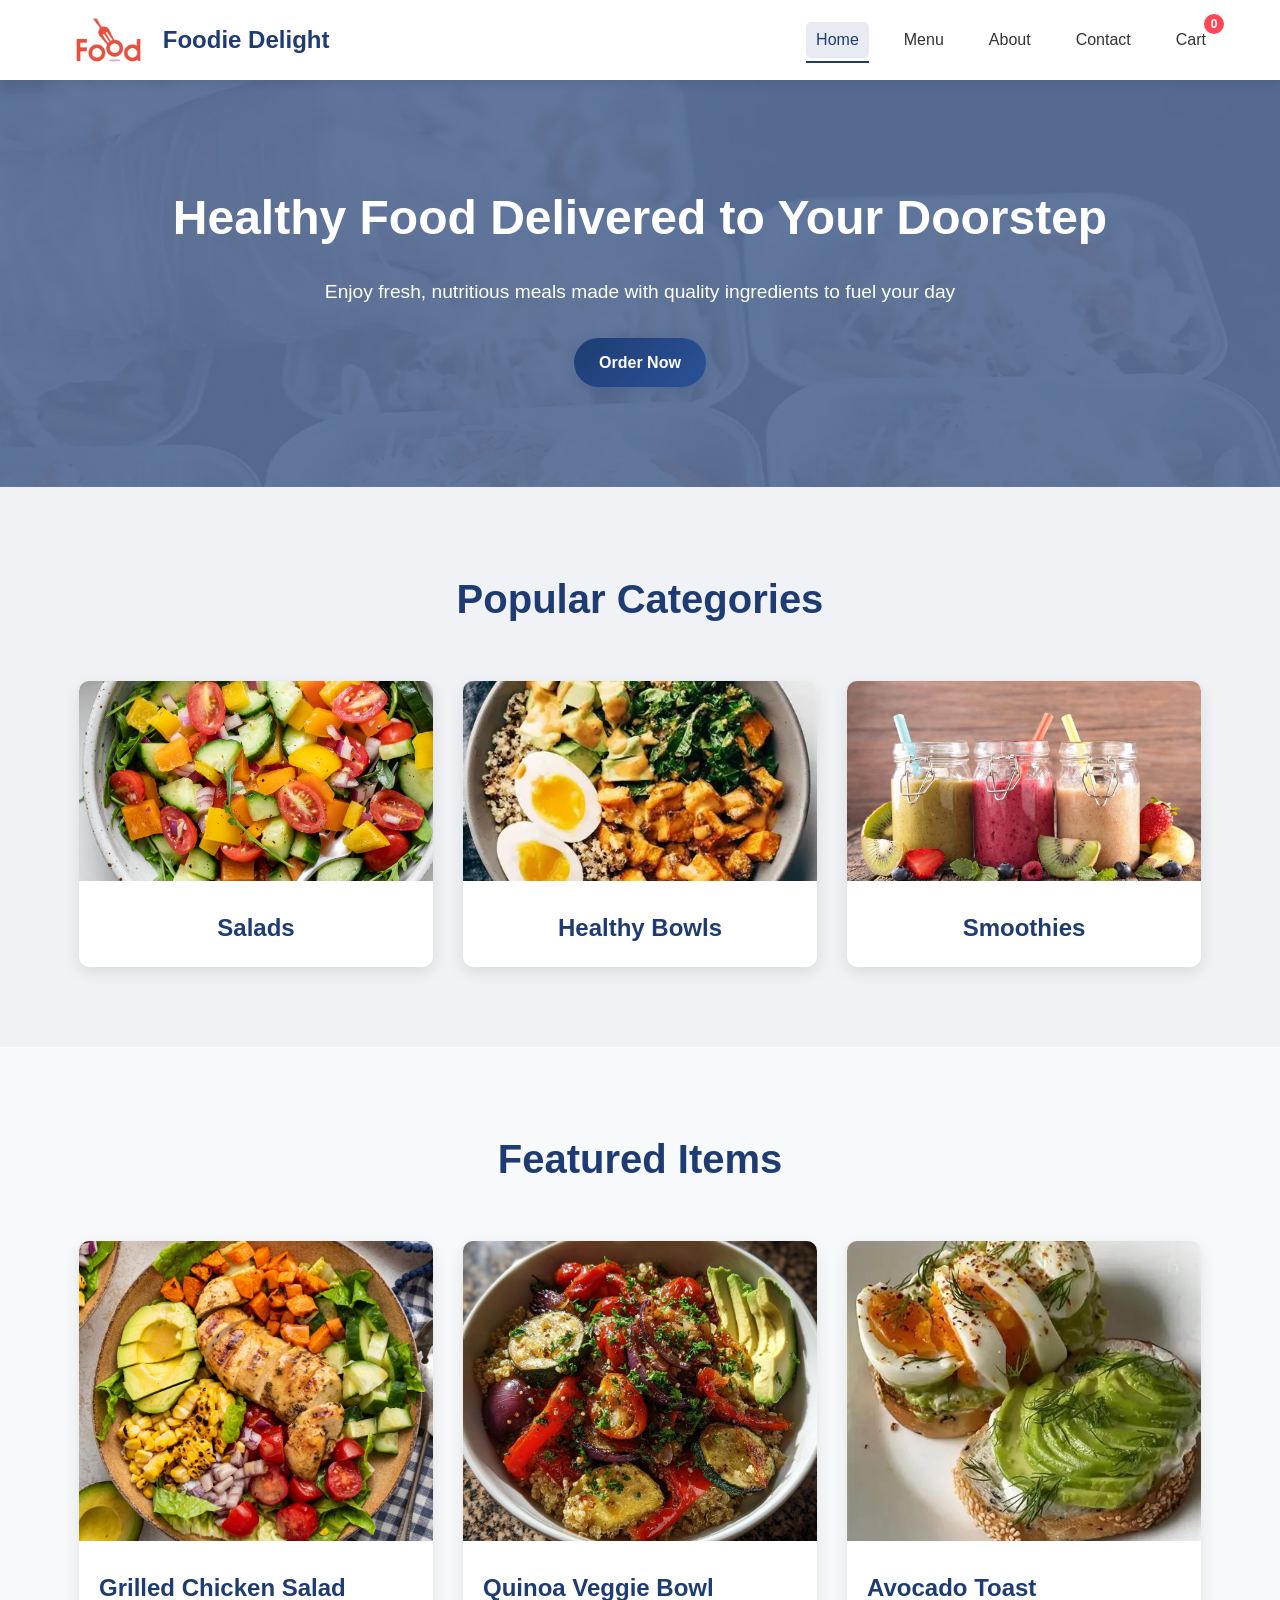
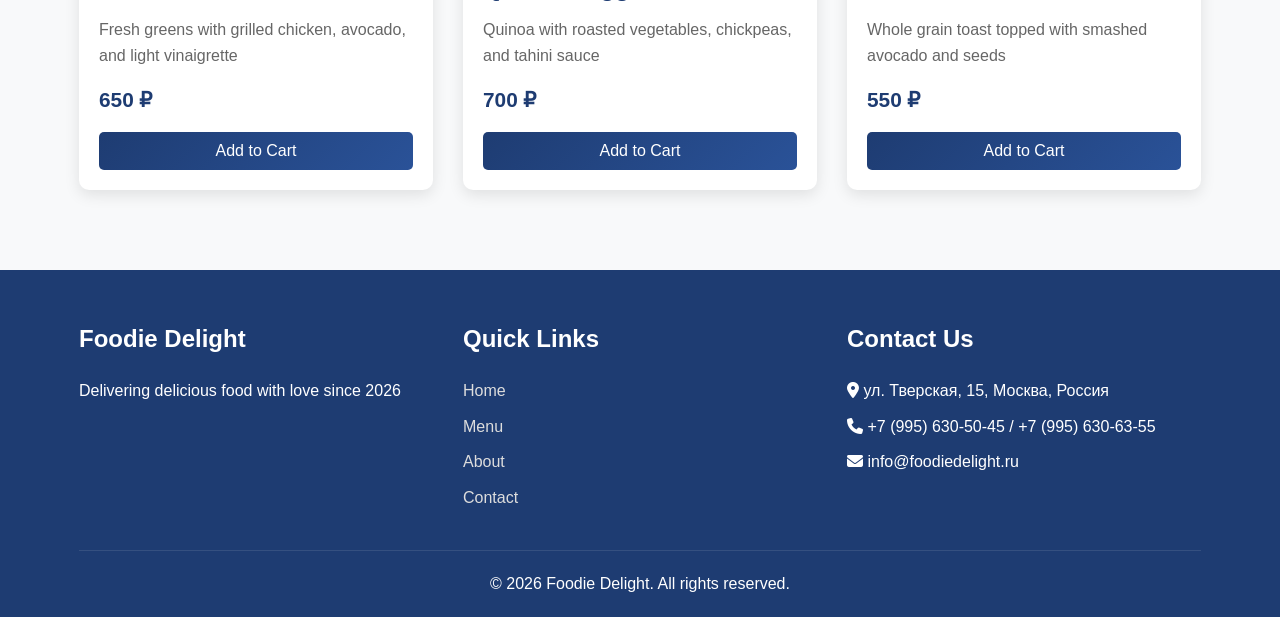
<file: index.html>
<!DOCTYPE html>
<html lang="en">
<head>
    <meta charset="UTF-8">
    <meta name="viewport" content="width=device-width, initial-scale=1.0">
    <title>Foodie Delight - Order Delicious Food Online</title>
    <link rel="stylesheet" href="style.css">
    <link rel="stylesheet" href="https://cdnjs.cloudflare.com/ajax/libs/font-awesome/6.4.0/css/all.min.css">
</head>
<body>
    <!-- Header Section -->
    <header>
        <div class="container">
            <div class="logo">
                <img src="img/logo.png" alt="Foodie Delight Logo">
                <h1>Foodie Delight</h1>
            </div>
            <nav>
                <ul class="nav-links">
                    <li><a href="index.html" class="active">Home</a></li>
                    <li><a href="menu.html">Menu</a></li>
                    <li><a href="about.html">About</a></li>
                    <li><a href="contact.html">Contact</a></li>
                    <li><a href="#" id="cartLink">Cart <span class="cart-count">0</span></a></li>
                </ul>
            </nav>
        </div>
    </header>

    <!-- Hero Section -->
    <section class="hero">
        <div class="container">
            <div class="hero-content">
                <h1>Healthy Food Delivered to Your Doorstep</h1>
<p>Enjoy fresh, nutritious meals made with quality ingredients to fuel your day</p>
                <a href="menu.html" class="btn-primary">Order Now</a>
            </div>
        </div>
    </section>

    <!-- Categories Section -->
<section class="categories">
    <div class="container">
        <h2>Popular Categories</h2>
        <div class="category-grid">
            <div class="category-card">
                <img src="img/category/salad.jpg" alt="Salads">
                <h3>Salads</h3>
            </div>
            <div class="category-card">
                <img src="img/category/bowls.jpg" alt="Healthy Bowls">
                <h3>Healthy Bowls</h3>
            </div>
            <div class="category-card">
                <img src="img/category/smoothie.jpg" alt="Smoothies">
                <h3>Smoothies</h3>
            </div>
        </div>
    </div>
</section>

    <!-- Featured Items Section -->
    <section class="featured">
        <div class="container">
            <h2>Featured Items</h2>
            <div class="food-grid" id="featuredFoods">
                <!-- Featured items will be loaded here by JavaScript -->
            </div>
        </div>
    </section>

    <!-- Cart Modal -->
    <div class="cart-modal" id="cartModal">
        <div class="cart-content">
            <div class="cart-header">
                <h2>Your Cart</h2>
                <span class="close-btn" id="closeCart">&times;</span>
            </div>
            <div class="cart-body">
                <div id="cartItems">
                    <!-- Cart items will be loaded here -->
                    <p class="empty-cart-message">Your cart is empty</p>
                </div>
                <div class="cart-footer">
                    <div class="cart-total">
                        <h3>Total: ₽<span id="cartTotal">0.00</span></h3>
                    </div>
                    <button class="btn-primary checkout-btn" id="checkoutBtn">Checkout</button>
                </div>
            </div>
        </div>
    </div>

    <!-- Footer -->
    <footer>
        <div class="container">
            <div class="footer-content">
                <div class="footer-section">
                    <h3>Foodie Delight</h3>
                    <p>Delivering delicious food with love since 2026</p>
                </div>
                <div class="footer-section">
                    <h3>Quick Links</h3>
                    <ul>
                        <li><a href="index.html">Home</a></li>
                        <li><a href="menu.html">Menu</a></li>
                        <li><a href="about.html">About</a></li>
                        <li><a href="contact.html">Contact</a></li>
                    </ul>
                </div>
                <div class="footer-section">
                    <h3>Contact Us</h3>
                    <p><i class="fas fa-map-marker-alt"></i> ул. Тверская, 15, Москва, Россия</p>
                    <p><i class="fas fa-phone"></i> +7 (995) 630-50-45 / +7 (995) 630-63-55</p>
                    <p><i class="fas fa-envelope"></i> info@foodiedelight.ru</p>
                </div>
            </div>
            <div class="footer-bottom">
                <p>&copy; 2026 Foodie Delight. All rights reserved.</p>
            </div>
        </div>
    </footer>

    <script src="script.js"></script>
</body>
</html>
</file>
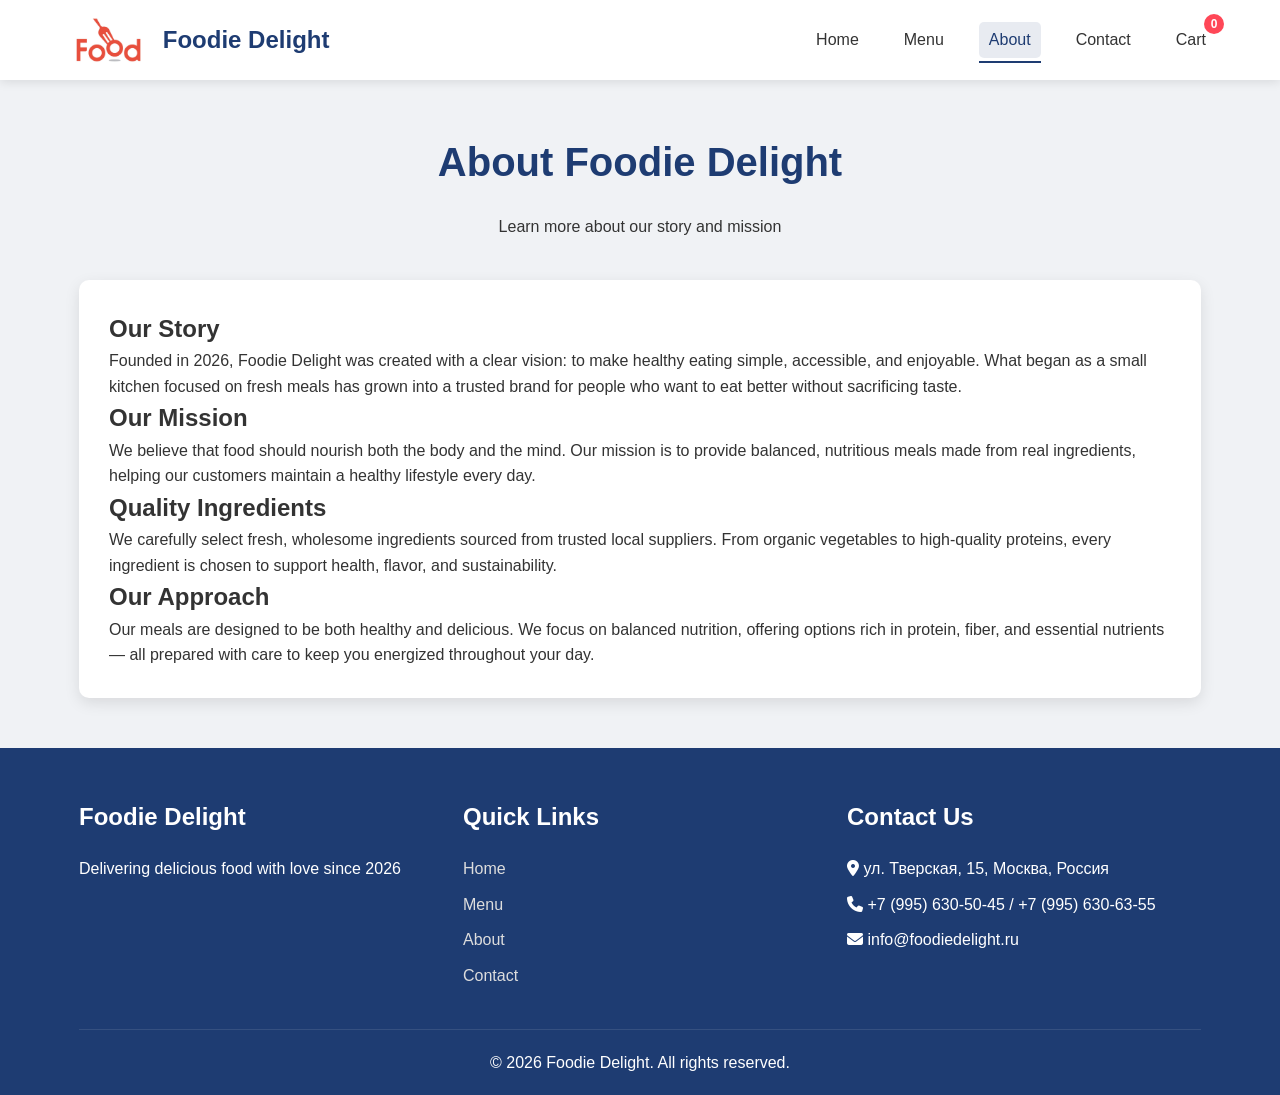
<file: about.html>
<!DOCTYPE html>
<html lang="en">
<head>
    <meta charset="UTF-8">
    <meta name="viewport" content="width=device-width, initial-scale=1.0">
    <title>About Us - Foodie Delight</title>
    <link rel="stylesheet" href="style.css">
    <link rel="stylesheet" href="https://cdnjs.cloudflare.com/ajax/libs/font-awesome/6.4.0/css/all.min.css">
</head>
<body>
    <!-- Header Section -->
    <header>
        <div class="container">
            <div class="logo">
                <img src="img/logo.png" alt="Foodie Delight Logo">
                <h1>Foodie Delight</h1>
            </div>
            <nav>
                <ul class="nav-links">
                    <li><a href="index.html">Home</a></li>
                    <li><a href="menu.html">Menu</a></li>
                    <li><a href="about.html" class="active">About</a></li>
                    <li><a href="contact.html">Contact</a></li>
                    <li><a href="#" id="cartLink">Cart <span class="cart-count">0</span></a></li>
                </ul>
            </nav>
        </div>
    </header>

    <!-- About Section -->
    <section class="about-page">
        <div class="container">
            <div class="about-header">
                <h1>About Foodie Delight</h1>
                <p>Learn more about our story and mission</p>
            </div>
            
            <div class="about-content">
    <h2>Our Story</h2>
    <p>Founded in 2026, Foodie Delight was created with a clear vision: to make healthy eating simple, accessible, and enjoyable. What began as a small kitchen focused on fresh meals has grown into a trusted brand for people who want to eat better without sacrificing taste.</p>
    
    <h2>Our Mission</h2>
    <p>We believe that food should nourish both the body and the mind. Our mission is to provide balanced, nutritious meals made from real ingredients, helping our customers maintain a healthy lifestyle every day.</p>
    
    <h2>Quality Ingredients</h2>
    <p>We carefully select fresh, wholesome ingredients sourced from trusted local suppliers. From organic vegetables to high-quality proteins, every ingredient is chosen to support health, flavor, and sustainability.</p>
    
    <h2>Our Approach</h2>
    <p>Our meals are designed to be both healthy and delicious. We focus on balanced nutrition, offering options rich in protein, fiber, and essential nutrients — all prepared with care to keep you energized throughout your day.</p>
</div>
    </section>

    <!-- Cart Modal -->
    <div class="cart-modal" id="cartModal">
        <div class="cart-content">
            <div class="cart-header">
                <h2>Your Cart</h2>
                <span class="close-btn" id="closeCart">&times;</span>
            </div>
            <div class="cart-body">
                <div id="cartItems">
                    <!-- Cart items will be loaded here -->
                    <p class="empty-cart-message">Your cart is empty</p>
                </div>
                <div class="cart-footer">
                    <div class="cart-total">
                        <h3>Total: ₽<span id="cartTotal">0.00</span></h3>
                    </div>
                    <button class="btn-primary checkout-btn" id="checkoutBtn">Checkout</button>
                </div>
            </div>
        </div>
    </div>

    <!-- Footer -->
    <footer>
        <div class="container">
            <div class="footer-content">
                <div class="footer-section">
                    <h3>Foodie Delight</h3>
                    <p>Delivering delicious food with love since 2026</p>
                </div>
                <div class="footer-section">
                    <h3>Quick Links</h3>
                    <ul>
                        <li><a href="index.html">Home</a></li>
                        <li><a href="menu.html">Menu</a></li>
                        <li><a href="about.html">About</a></li>
                        <li><a href="contact.html">Contact</a></li>
                    </ul>
                </div>
                <div class="footer-section">
                    <h3>Contact Us</h3>
                    <p><i class="fas fa-map-marker-alt"></i> ул. Тверская, 15, Москва, Россия</p>
                    <p><i class="fas fa-phone"></i> +7 (995) 630-50-45 / +7 (995) 630-63-55</p>
                    <p><i class="fas fa-envelope"></i> info@foodiedelight.ru</p>
                </div>
            </div>
            <div class="footer-bottom">
                <p>&copy; 2026 Foodie Delight. All rights reserved.</p>
            </div>
        </div>
    </footer>

    <script src="script.js"></script>
</body>
</html>
</file>
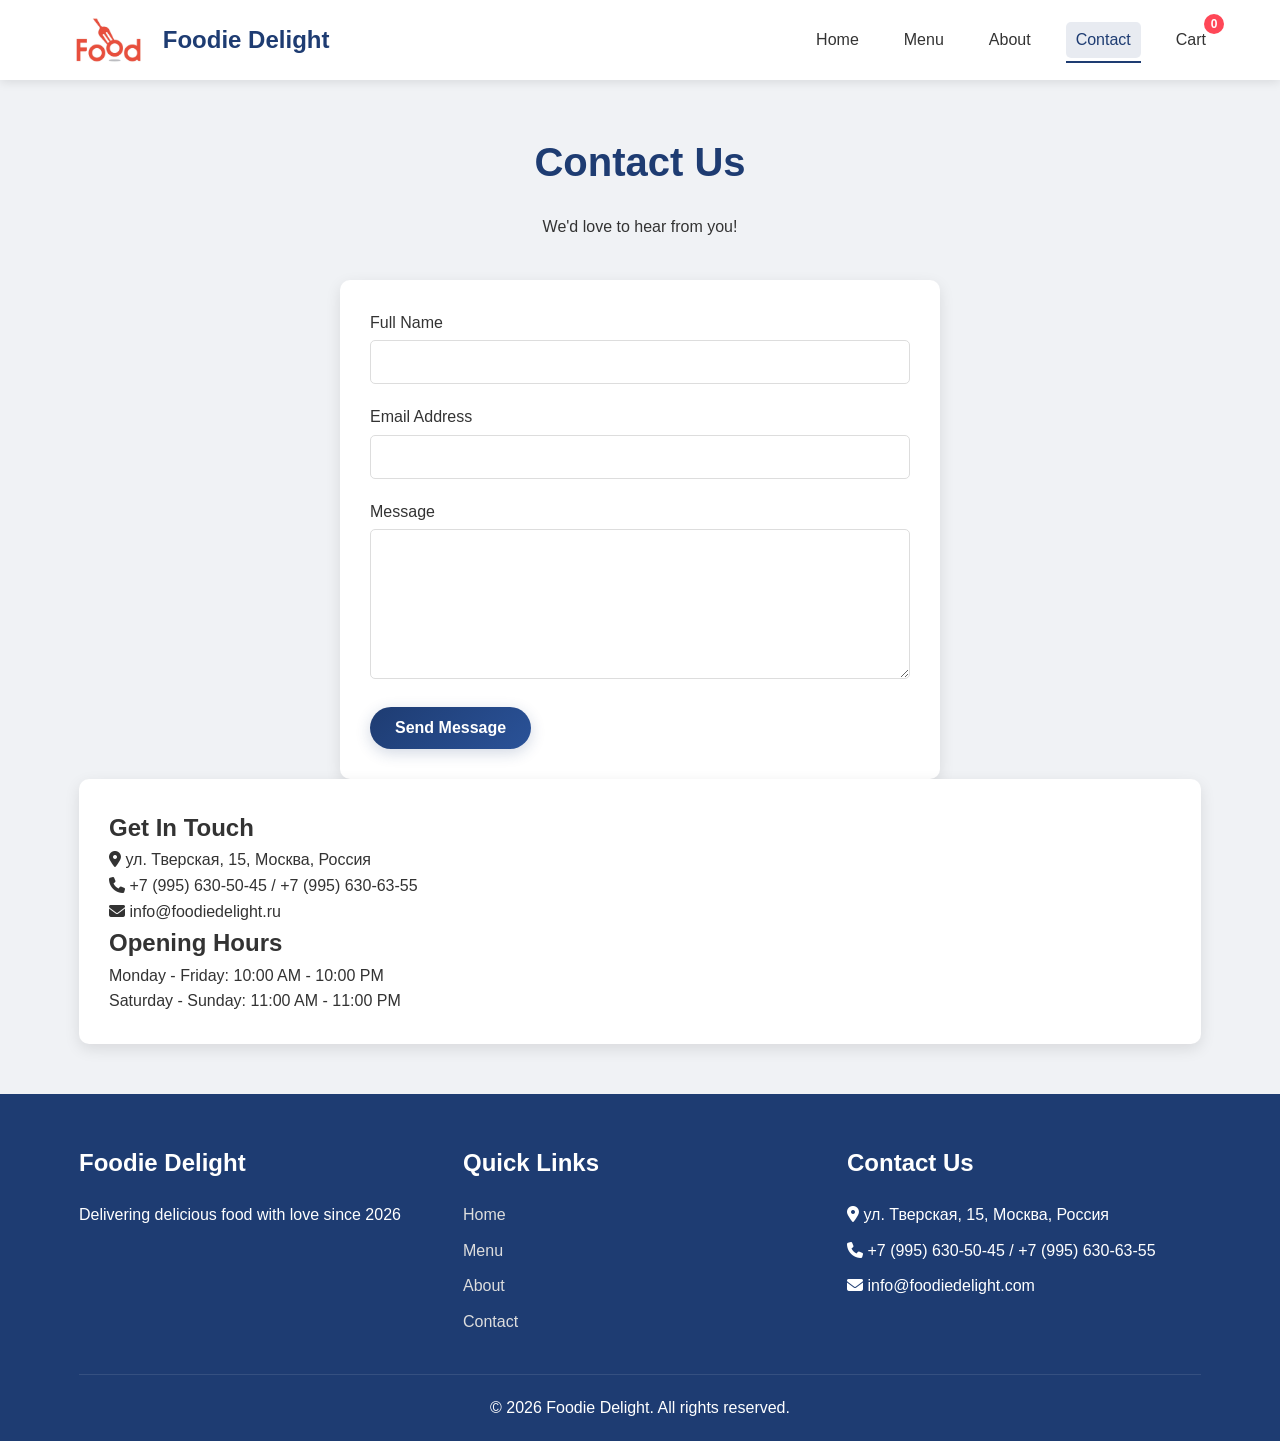
<file: contact.html>
<!DOCTYPE html>
<html lang="en">
<head>
    <meta charset="UTF-8">
    <meta name="viewport" content="width=device-width, initial-scale=1.0">
    <title>Contact Us - Foodie Delight</title>
    <link rel="stylesheet" href="style.css">
    <link rel="stylesheet" href="https://cdnjs.cloudflare.com/ajax/libs/font-awesome/6.4.0/css/all.min.css">
</head>
<body>
    <!-- Header Section -->
    <header>
        <div class="container">
            <div class="logo">
                <img src="img/logo.png" alt="Foodie Delight Logo">
                <h1>Foodie Delight</h1>
            </div>
            <nav>
                <ul class="nav-links">
                    <li><a href="index.html">Home</a></li>
                    <li><a href="menu.html">Menu</a></li>
                    <li><a href="about.html">About</a></li>
                    <li><a href="contact.html" class="active">Contact</a></li>
                    <li><a href="#" id="cartLink">Cart <span class="cart-count">0</span></a></li>
                </ul>
            </nav>
        </div>
    </header>

    <!-- Contact Section -->
    <section class="contact-page">
        <div class="container">
            <div class="contact-header">
                <h1>Contact Us</h1>
                <p>We'd love to hear from you!</p>
            </div>
            
            <div class="contact-form">
                <form id="contactForm">
                    <div class="form-group">
                        <label for="name">Full Name</label>
                        <input type="text" id="name" name="name" required>
                    </div>
                    
                    <div class="form-group">
                        <label for="email">Email Address</label>
                        <input type="email" id="email" name="email" required>
                    </div>
                    
                    <div class="form-group">
                        <label for="message">Message</label>
                        <textarea id="message" name="message" required></textarea>
                    </div>
                    
                    <button type="submit" class="btn-primary">Send Message</button>
                </form>
            </div>
            
            <div class="contact-info">
                <div class="about-content">
                    <h2>Get In Touch</h2>
                    <p><i class="fas fa-map-marker-alt"></i>  ул. Тверская, 15, Москва, Россия</p>
                    <p><i class="fas fa-phone"></i>  +7 (995) 630-50-45 / +7 (995) 630-63-55</p>
                    <p><i class="fas fa-envelope"></i> info@foodiedelight.ru</p>
                    
                    <h2>Opening Hours</h2>
                    <p>Monday - Friday: 10:00 AM - 10:00 PM</p>
                    <p>Saturday - Sunday: 11:00 AM - 11:00 PM</p>
                </div>
            </div>
        </div>
    </section>

    <!-- Cart Modal -->
    <div class="cart-modal" id="cartModal">
        <div class="cart-content">
            <div class="cart-header">
                <h2>Your Cart</h2>
                <span class="close-btn" id="closeCart">&times;</span>
            </div>
            <div class="cart-body">
                <div id="cartItems">
                    <!-- Cart items will be loaded here -->
                    <p class="empty-cart-message">Your cart is empty</p>
                </div>
                <div class="cart-footer">
                    <div class="cart-total">
                        <h3>Total: ₽<span id="cartTotal">0.00</span></h3>
                    </div>
                    <button class="btn-primary checkout-btn" id="checkoutBtn">Checkout</button>
                </div>
            </div>
        </div>
    </div>

    <!-- Footer -->
    <footer>
        <div class="container">
            <div class="footer-content">
                <div class="footer-section">
                    <h3>Foodie Delight</h3>
                    <p>Delivering delicious food with love since 2026</p>
                </div>
                <div class="footer-section">
                    <h3>Quick Links</h3>
                    <ul>
                        <li><a href="index.html">Home</a></li>
                        <li><a href="menu.html">Menu</a></li>
                        <li><a href="about.html">About</a></li>
                        <li><a href="contact.html">Contact</a></li>
                    </ul>
                </div>
                <div class="footer-section">
                    <h3>Contact Us</h3>
                    <p><i class="fas fa-map-marker-alt"></i>  ул. Тверская, 15, Москва, Россия</p>
                    <p><i class="fas fa-phone"></i> +7 (995) 630-50-45 / +7 (995) 630-63-55</p>
                    <p><i class="fas fa-envelope"></i> info@foodiedelight.com</p>
                </div>
            </div>
            <div class="footer-bottom">
                <p>&copy; 2026 Foodie Delight. All rights reserved.</p>
            </div>
        </div>
    </footer>

    <script src="script.js"></script>
</body>
</html>
</file>
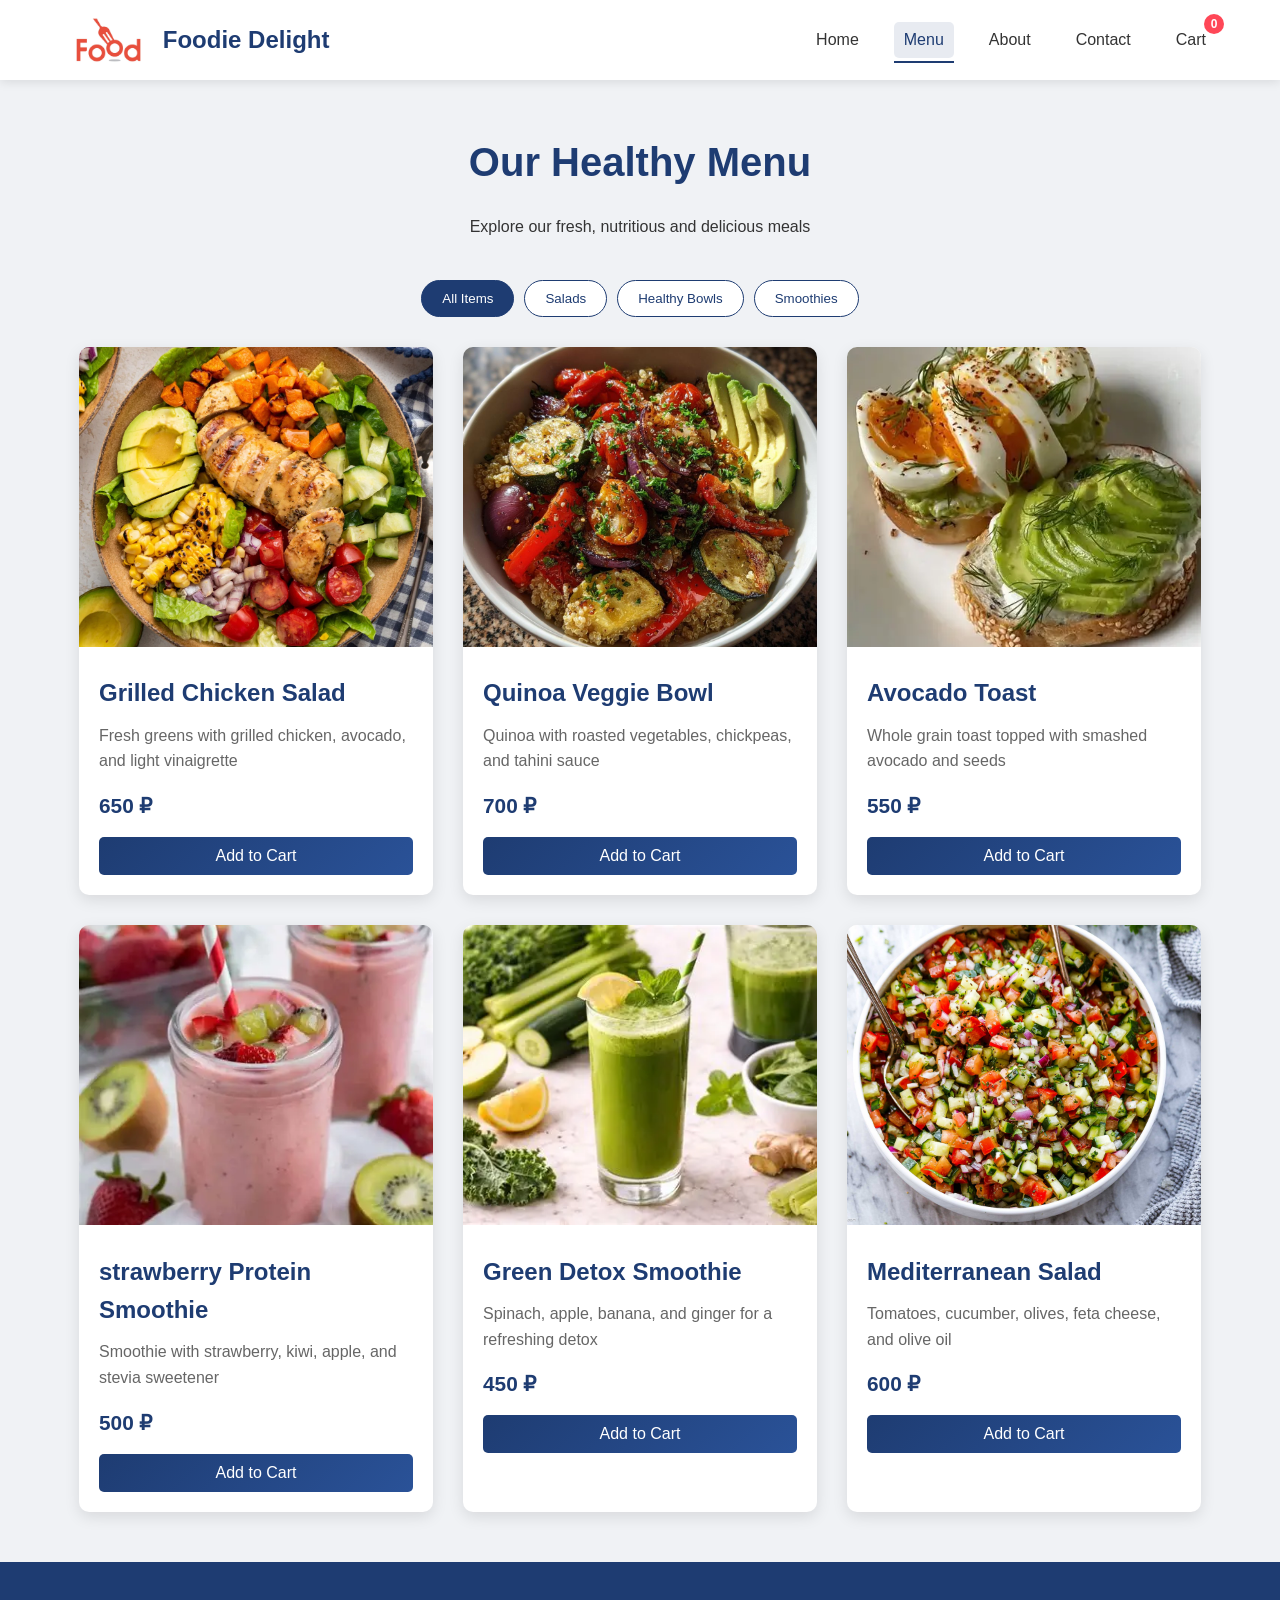
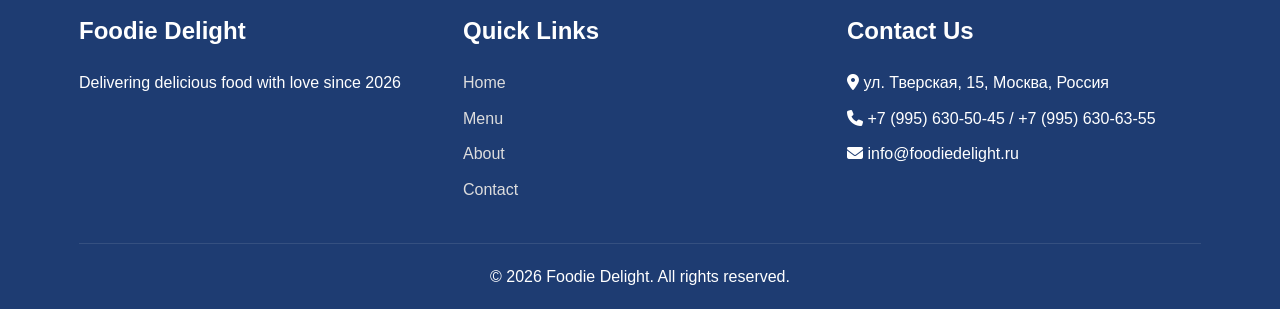
<file: menu.html>
<!DOCTYPE html>
<html lang="en">
<head>
    <meta charset="UTF-8">
    <meta name="viewport" content="width=device-width, initial-scale=1.0">
    <title>Our Menu - Foodie Delight</title>
    <link rel="stylesheet" href="style.css">
    <link rel="stylesheet" href="https://cdnjs.cloudflare.com/ajax/libs/font-awesome/6.4.0/css/all.min.css">
</head>
<body>
    <!-- Header Section -->
    <header>
        <div class="container">
            <div class="logo">
                <img src="img/logo.png" alt="Foodie Delight Logo">
                <h1>Foodie Delight</h1>
            </div>
            <nav>
                <ul class="nav-links">
                    <li><a href="index.html">Home</a></li>
                    <li><a href="menu.html" class="active">Menu</a></li>
                    <li><a href="about.html">About</a></li>
                    <li><a href="contact.html">Contact</a></li>
                    <li><a href="#" id="cartLink">Cart <span class="cart-count">0</span></a></li>
                </ul>
            </nav>
        </div>
    </header>

    <!-- Menu Section -->
<section class="menu-page">
    <div class="container">
        <div class="menu-header">
            <h1>Our Healthy Menu</h1>
            <p>Explore our fresh, nutritious and delicious meals</p>
        </div>
        
        <div class="filter-buttons">
            <button class="filter-btn active" data-category="all">All Items</button>
            <button class="filter-btn" data-category="salad">Salads</button>
            <button class="filter-btn" data-category="bowls">Healthy Bowls</button>
            <button class="filter-btn" data-category="smoothie">Smoothies</button>
        </div>
        
        <div class="food-grid" id="menuFoods">
            <!-- Menu items will be loaded here by JavaScript -->
        </div>
    </div>
</section>
    <!-- Cart Modal -->
    <div class="cart-modal" id="cartModal">
        <div class="cart-content">
            <div class="cart-header">
                <h2>Your Cart</h2>
                <span class="close-btn" id="closeCart">&times;</span>
            </div>
            <div class="cart-body">
                <div id="cartItems">
                    <!-- Cart items will be loaded here -->
                    <p class="empty-cart-message">Your cart is empty</p>
                </div>
                <div class="cart-footer">
                    <div class="cart-total">
                        <h3>Total: ₽<span id="cartTotal">0.00</span></h3>
                    </div>
                    <button class="btn-primary checkout-btn" id="checkoutBtn">Checkout</button>
                </div>
            </div>
        </div>
    </div>

    <!-- Footer -->
    <footer>
        <div class="container">
            <div class="footer-content">
                <div class="footer-section">
                    <h3>Foodie Delight</h3>
                    <p>Delivering delicious food with love since 2026</p>
                </div>
                <div class="footer-section">
                    <h3>Quick Links</h3>
                    <ul>
                        <li><a href="index.html">Home</a></li>
                        <li><a href="menu.html">Menu</a></li>
                        <li><a href="about.html">About</a></li>
                        <li><a href="contact.html">Contact</a></li>
                    </ul>
                </div>
                <div class="footer-section">
                    <h3>Contact Us</h3>
                    <p><i class="fas fa-map-marker-alt"></i>  ул. Тверская, 15, Москва, Россия</p>
                    <p><i class="fas fa-phone"></i> +7 (995) 630-50-45 / +7 (995) 630-63-55</p>
                    <p><i class="fas fa-envelope"></i> info@foodiedelight.ru</p>
                </div>
            </div>
            <div class="footer-bottom">
                <p>&copy; 2026 Foodie Delight. All rights reserved.</p>
            </div>
        </div>
    </footer>

    <script src="script.js"></script>
</body>
</html>
</file>
<file: style.css>
/* Global Styles */
* {
    margin: 0;
    padding: 0;
    box-sizing: border-box;
}

body {
    font-family: 'Segoe UI', Tahoma, Geneva, Verdana, sans-serif;
    background-color: #f0f2f5;
    color: #333;
    line-height: 1.6;
}

.container {
    width: 90%;
    max-width: 1200px;
    margin: 0 auto;
    padding: 0 15px;
}

.btn-primary {
    display: inline-block;
    background: linear-gradient(135deg, #1e3c72, #2a5298);
    color: white;
    padding: 12px 25px;
    border: none;
    border-radius: 30px;
    cursor: pointer;
    font-size: 16px;
    font-weight: 600;
    text-decoration: none;
    transition: all 0.3s ease;
    box-shadow: 0 4px 15px rgba(30, 60, 114, 0.2);
}

.btn-primary:hover {
    background: linear-gradient(135deg, #2a5298, #1e3c72);
    transform: translateY(-2px);
    box-shadow: 0 6px 20px rgba(30, 60, 114, 0.3);
}

/* Header Styles */
header {
    background: white;
    box-shadow: 0 2px 10px rgba(0, 0, 0, 0.1);
    position: sticky;
    top: 0;
    z-index: 1000;
}

header .container {
    display: flex;
    justify-content: space-between;
    align-items: center;
    padding: 15px 0;
}

.logo {
    display: flex;
    align-items: center;
}

.logo img {
    height: 50px;
    margin-right: 10px;
}

.logo h1 {
    color: #1e3c72;
    font-size: 24px;
}

.nav-links {
    display: flex;
    list-style: none;
}

.nav-links li {
    margin-left: 25px;
}

.nav-links a {
    text-decoration: none;
    color: #333;
    font-weight: 500;
    transition: color 0.3s;
    position: relative;
    display: inline-block;
    padding: 5px 10px;
    border-radius: 5px;
}

.nav-links a:hover,
.nav-links a.active {
    color: #1e3c72;
    background-color: rgba(30, 60, 114, 0.1);
}

.nav-links a::after {
    content: '';
    position: absolute;
    bottom: -5px;
    left: 0;
    width: 0;
    height: 2px;
    background: #1e3c72;
    transition: width 0.3s;
}

.nav-links a:hover::after,
.nav-links a.active::after {
    width: 100%;
}

.cart-icon {
    position: relative;
    cursor: pointer;
    font-size: 24px;
    color: #1e3c72;
}

.cart-count {
    position: absolute;
    top: -8px;
    right: -8px;
    background: #ff4757;
    color: white;
    font-size: 12px;
    font-weight: bold;
    width: 20px;
    height: 20px;
    border-radius: 50%;
    display: flex;
    justify-content: center;
    align-items: center;
}

/* Hero Section */
.hero {
    background: linear-gradient(rgba(30, 60, 114, 0.7), rgba(30, 60, 114, 0.7)), url('img/food-bg.jpg');
    background-size: cover;
    background-position: center;
    color: white;
    padding: 100px 0;
    text-align: center;
}

.hero-content h1 {
    font-size: 3rem;
    margin-bottom: 20px;
}

.hero-content p {
    font-size: 1.2rem;
    margin-bottom: 30px;
    max-width: 700px;
    margin-left: auto;
    margin-right: auto;
}

/* Categories Section */
.categories {
    padding: 80px 0;
}

.categories h2 {
    text-align: center;
    font-size: 2.5rem;
    margin-bottom: 50px;
    color: #1e3c72;
}

.category-grid {
    display: grid;
    grid-template-columns: repeat(auto-fit, minmax(250px, 1fr));
    gap: 30px;
}

.category-card {
    background: white;
    border-radius: 10px;
    overflow: hidden;
    box-shadow: 0 5px 15px rgba(0, 0, 0, 0.1);
    transition: transform 0.3s ease;
    text-align: center;
}

.category-card:hover {
    transform: translateY(-10px);
}

.category-card img {
    width: 100%;
    height: 200px;
    object-fit: cover;
}

.category-card h3 {
    padding: 20px;
    font-size: 1.5rem;
    color: #1e3c72;
}

/* Featured Items Section */
.featured {
    padding: 80px 0;
    background-color: #f8f9fa;
}

.featured h2 {
    text-align: center;
    font-size: 2.5rem;
    margin-bottom: 50px;
    color: #1e3c72;
}

.food-grid {
    display: grid;
    grid-template-columns: repeat(auto-fit, minmax(300px, 1fr));
    gap: 30px;
}

.food-card {
    background: white;
    border-radius: 10px;
    overflow: hidden;
    box-shadow: 0 5px 15px rgba(0, 0, 0, 0.1);
    transition: transform 0.3s ease;
}

.food-card:hover {
    transform: translateY(-5px);
}

.food-card img {
    width: 100%;
    height: 300px;
    object-fit: cover;
}

.food-info {
    padding: 20px;
}

.food-info h3 {
    font-size: 1.5rem;
    margin-bottom: 10px;
    color: #1e3c72;
}

.food-info p {
    color: #666;
    margin-bottom: 15px;
}

.price {
    font-size: 1.3rem;
    font-weight: bold;
    color: #1e3c72;
    margin-bottom: 15px;
    display: block;
}

.add-to-cart {
    width: 100%;
    padding: 10px;
    background: linear-gradient(135deg, #1e3c72, #2a5298);
    color: white;
    border: none;
    border-radius: 5px;
    cursor: pointer;
    font-size: 16px;
    transition: background 0.3s;
}

.add-to-cart:hover {
    background: linear-gradient(135deg, #2a5298, #1e3c72);
}

/* Cart Modal */
.cart-modal {
    display: none;
    position: fixed;
    top: 0;
    left: 0;
    width: 100%;
    height: 100%;
    background: rgba(0, 0, 0, 0.5);
    z-index: 2000;
    justify-content: center;
    align-items: center;
}

.cart-content {
    background: white;
    width: 90%;
    max-width: 600px;
    border-radius: 10px;
    overflow: hidden;
    max-height: 80vh;
    display: flex;
    flex-direction: column;
}

.cart-header {
    background: #1e3c72;
    color: white;
    padding: 20px;
    display: flex;
    justify-content: space-between;
    align-items: center;
}

.close-btn {
    font-size: 30px;
    cursor: pointer;
}

.cart-body {
    padding: 20px;
    overflow-y: auto;
    flex-grow: 1;
}

.cart-item {
    display: flex;
    justify-content: space-between;
    align-items: center;
    padding: 15px 0;
    border-bottom: 1px solid #eee;
}

.item-info {
    flex-grow: 1;
}

.item-info h4 {
    margin-bottom: 5px;
}

.item-price {
    color: #1e3c72;
    font-weight: bold;
}

.item-quantity {
    display: flex;
    align-items: center;
    margin: 0 20px;
}

.quantity-btn {
    width: 30px;
    height: 30px;
    background: #1e3c72;
    color: white;
    border: none;
    border-radius: 50%;
    cursor: pointer;
    font-size: 16px;
}

.quantity {
    margin: 0 10px;
}

.remove-item {
    background: #ff4757;
    color: white;
    border: none;
    width: 30px;
    height: 30px;
    border-radius: 50%;
    cursor: pointer;
}

.cart-footer {
    padding: 20px;
    border-top: 1px solid #eee;
}

.cart-total {
    text-align: right;
    margin-bottom: 20px;
}

.checkout-btn {
    width: 100%;
    padding: 15px;
    font-size: 18px;
}

.empty-cart-message {
    text-align: center;
    color: #666;
    font-style: italic;
    padding: 30px 0;
}

/* Bill Preview Modal */
#billPreview {
    white-space: pre-wrap;
    font-family: 'Courier New', monospace;
    background: #f8f9fa;
    padding: 20px;
    border-radius: 5px;
    margin-bottom: 20px;
    max-height: 400px;
    overflow-y: auto;
    font-size: 14px;
    line-height: 1.5;
}

/* Footer */
footer {
    background: #1e3c72;
    color: white;
    padding: 50px 0 20px;
}

.footer-content {
    display: grid;
    grid-template-columns: repeat(auto-fit, minmax(250px, 1fr));
    gap: 30px;
    margin-bottom: 30px;
}

.footer-section h3 {
    margin-bottom: 20px;
    font-size: 1.5rem;
}

.footer-section ul {
    list-style: none;
}

.footer-section ul li {
    margin-bottom: 10px;
}

.footer-section ul li a {
    color: #ddd;
    text-decoration: none;
    transition: color 0.3s;
}

.footer-section ul li a:hover {
    color: white;
}

.footer-section p {
    margin-bottom: 10px;
}

.footer-bottom {
    text-align: center;
    padding-top: 20px;
    border-top: 1px solid rgba(255, 255, 255, 0.1);
}

/* Responsive Design */
@media (max-width: 768px) {
    .nav-links {
        display: none;
    }
    
    .hero-content h1 {
        font-size: 2rem;
    }
    
    .hero-content p {
        font-size: 1rem;
    }
    
    .categories h2,
    .featured h2 {
        font-size: 2rem;
    }
}

/* Menu Page Specific Styles */
.menu-page {
    padding: 50px 0;
}

.menu-header {
    text-align: center;
    margin-bottom: 40px;
}

.menu-header h1 {
    font-size: 2.5rem;
    color: #1e3c72;
    margin-bottom: 20px;
}

.filter-buttons {
    display: flex;
    justify-content: center;
    flex-wrap: wrap;
    gap: 10px;
    margin-bottom: 30px;
}

.filter-btn {
    padding: 10px 20px;
    background: white;
    border: 1px solid #1e3c72;
    color: #1e3c72;
    border-radius: 30px;
    cursor: pointer;
    transition: all 0.3s;
}

.filter-btn.active,
.filter-btn:hover {
    background: #1e3c72;
    color: white;
}

/* About Page Styles */
.about-page {
    padding: 50px 0;
}

.about-header {
    text-align: center;
    margin-bottom: 40px;
}

.about-header h1 {
    font-size: 2.5rem;
    color: #1e3c72;
    margin-bottom: 20px;
}

.about-content {
    background: white;
    padding: 30px;
    border-radius: 10px;
    box-shadow: 0 5px 15px rgba(0, 0, 0, 0.1);
}

/* Contact Page Styles */
.contact-page {
    padding: 50px 0;
}

.contact-header {
    text-align: center;
    margin-bottom: 40px;
}

.contact-header h1 {
    font-size: 2.5rem;
    color: #1e3c72;
    margin-bottom: 20px;
}

.contact-form {
    background: white;
    padding: 30px;
    border-radius: 10px;
    box-shadow: 0 5px 15px rgba(0, 0, 0, 0.1);
    max-width: 600px;
    margin: 0 auto;
}

.form-group {
    margin-bottom: 20px;
}

.form-group label {
    display: block;
    margin-bottom: 5px;
    font-weight: 500;
}

.form-group input,
.form-group textarea {
    width: 100%;
    padding: 12px;
    border: 1px solid #ddd;
    border-radius: 5px;
    font-size: 16px;
}

.form-group textarea {
    height: 150px;
    resize: vertical;
}
</file>
